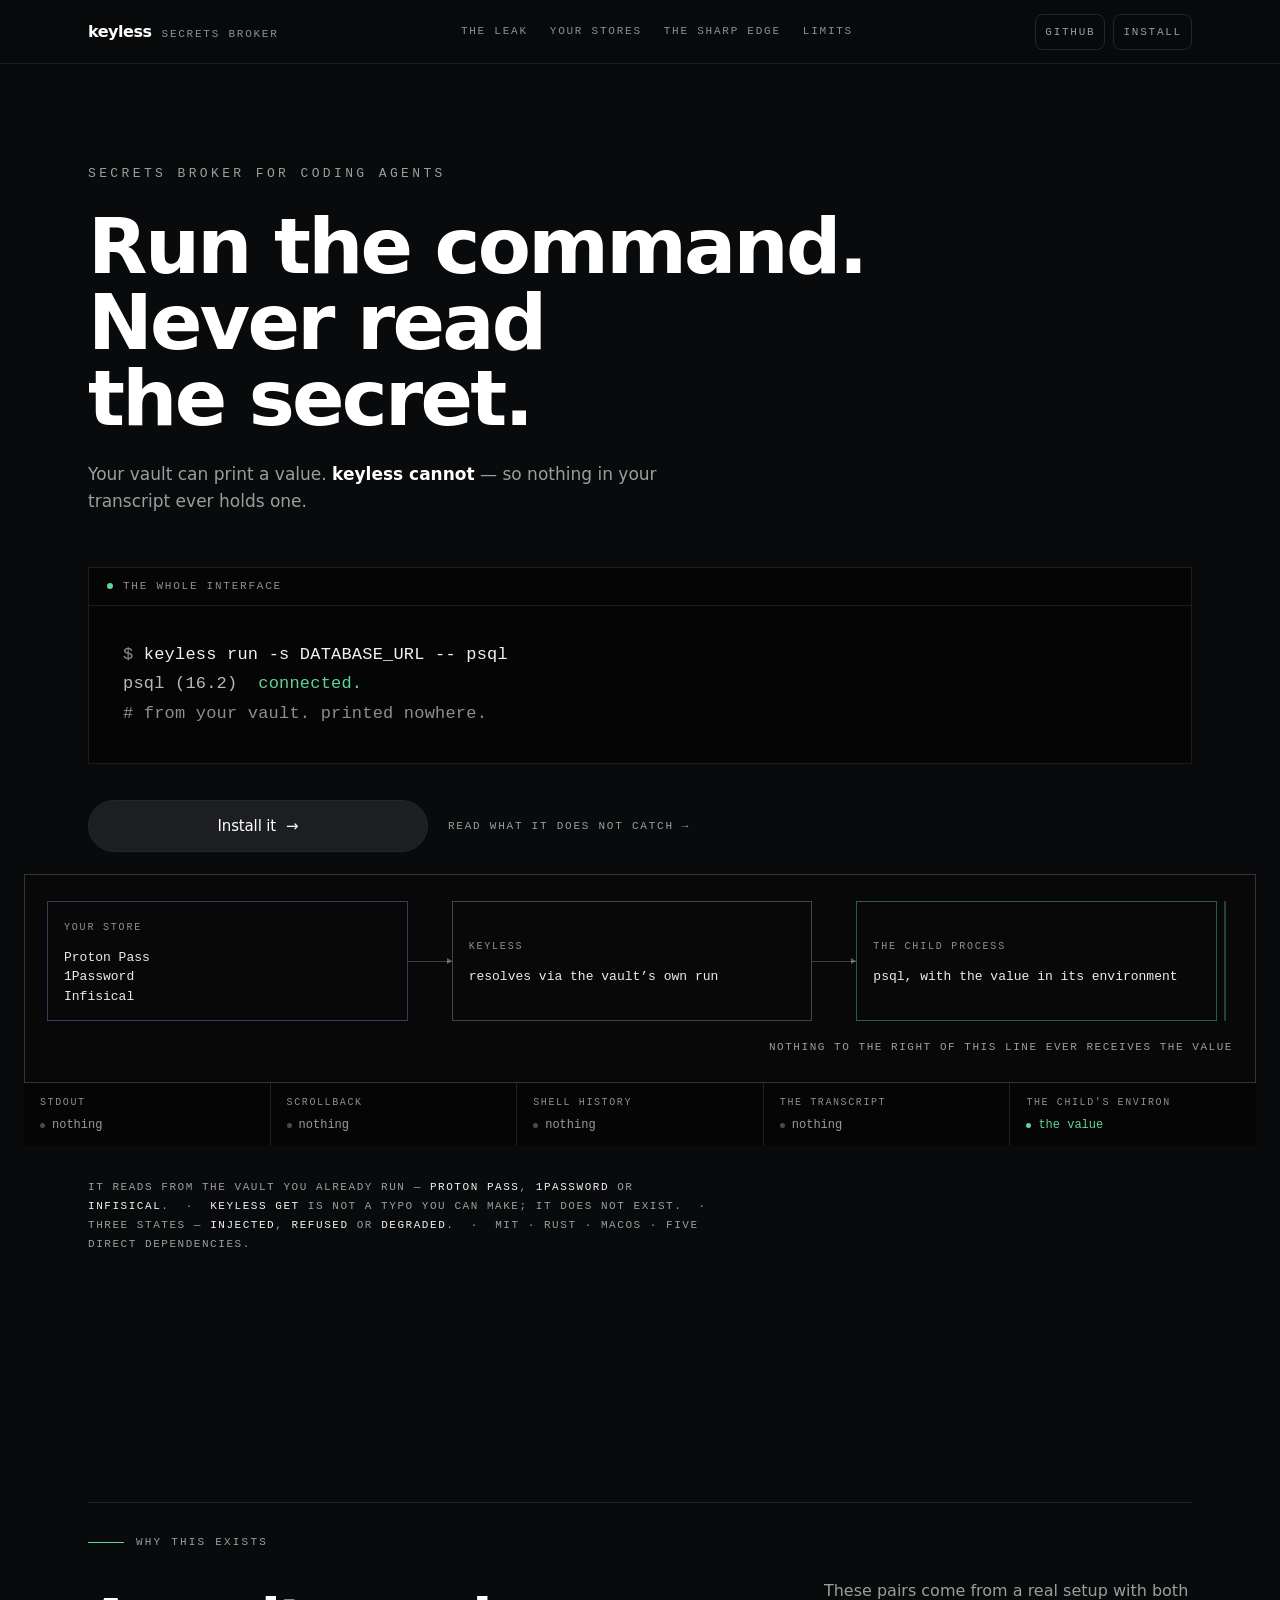
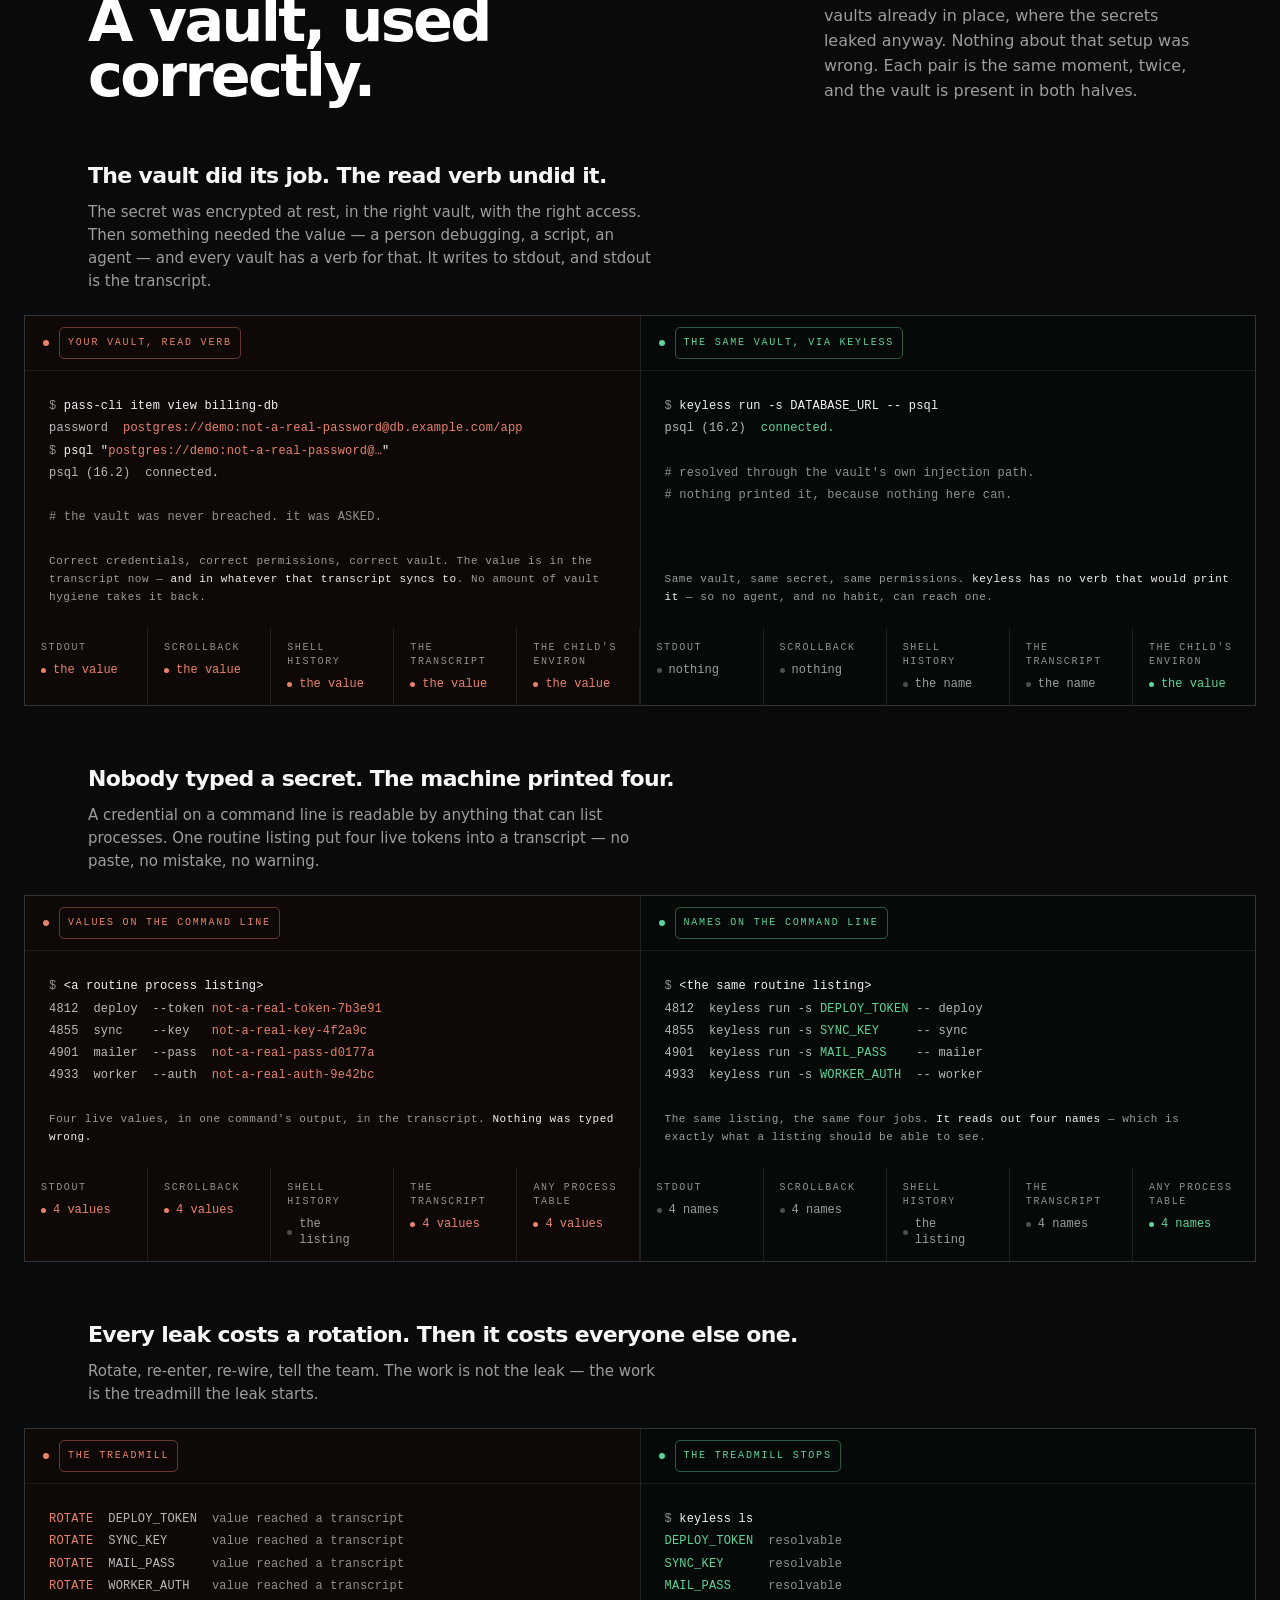
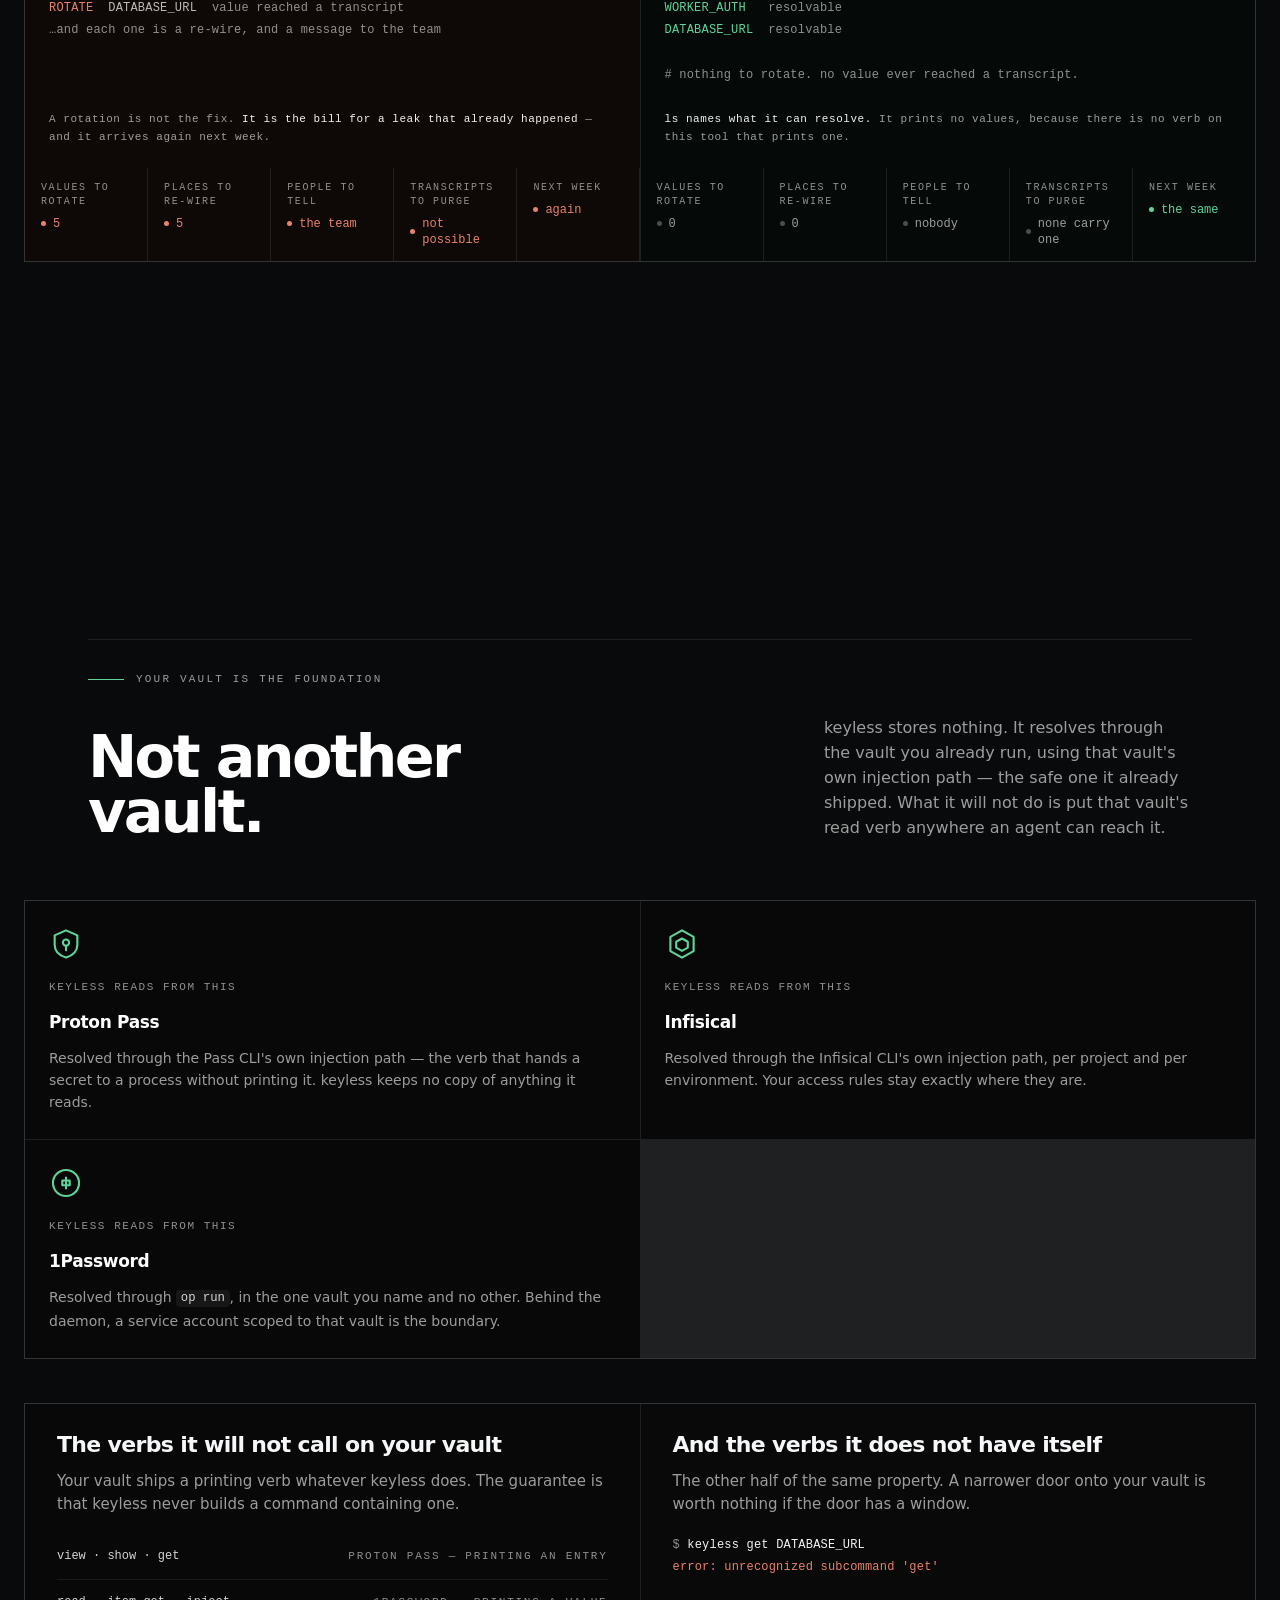
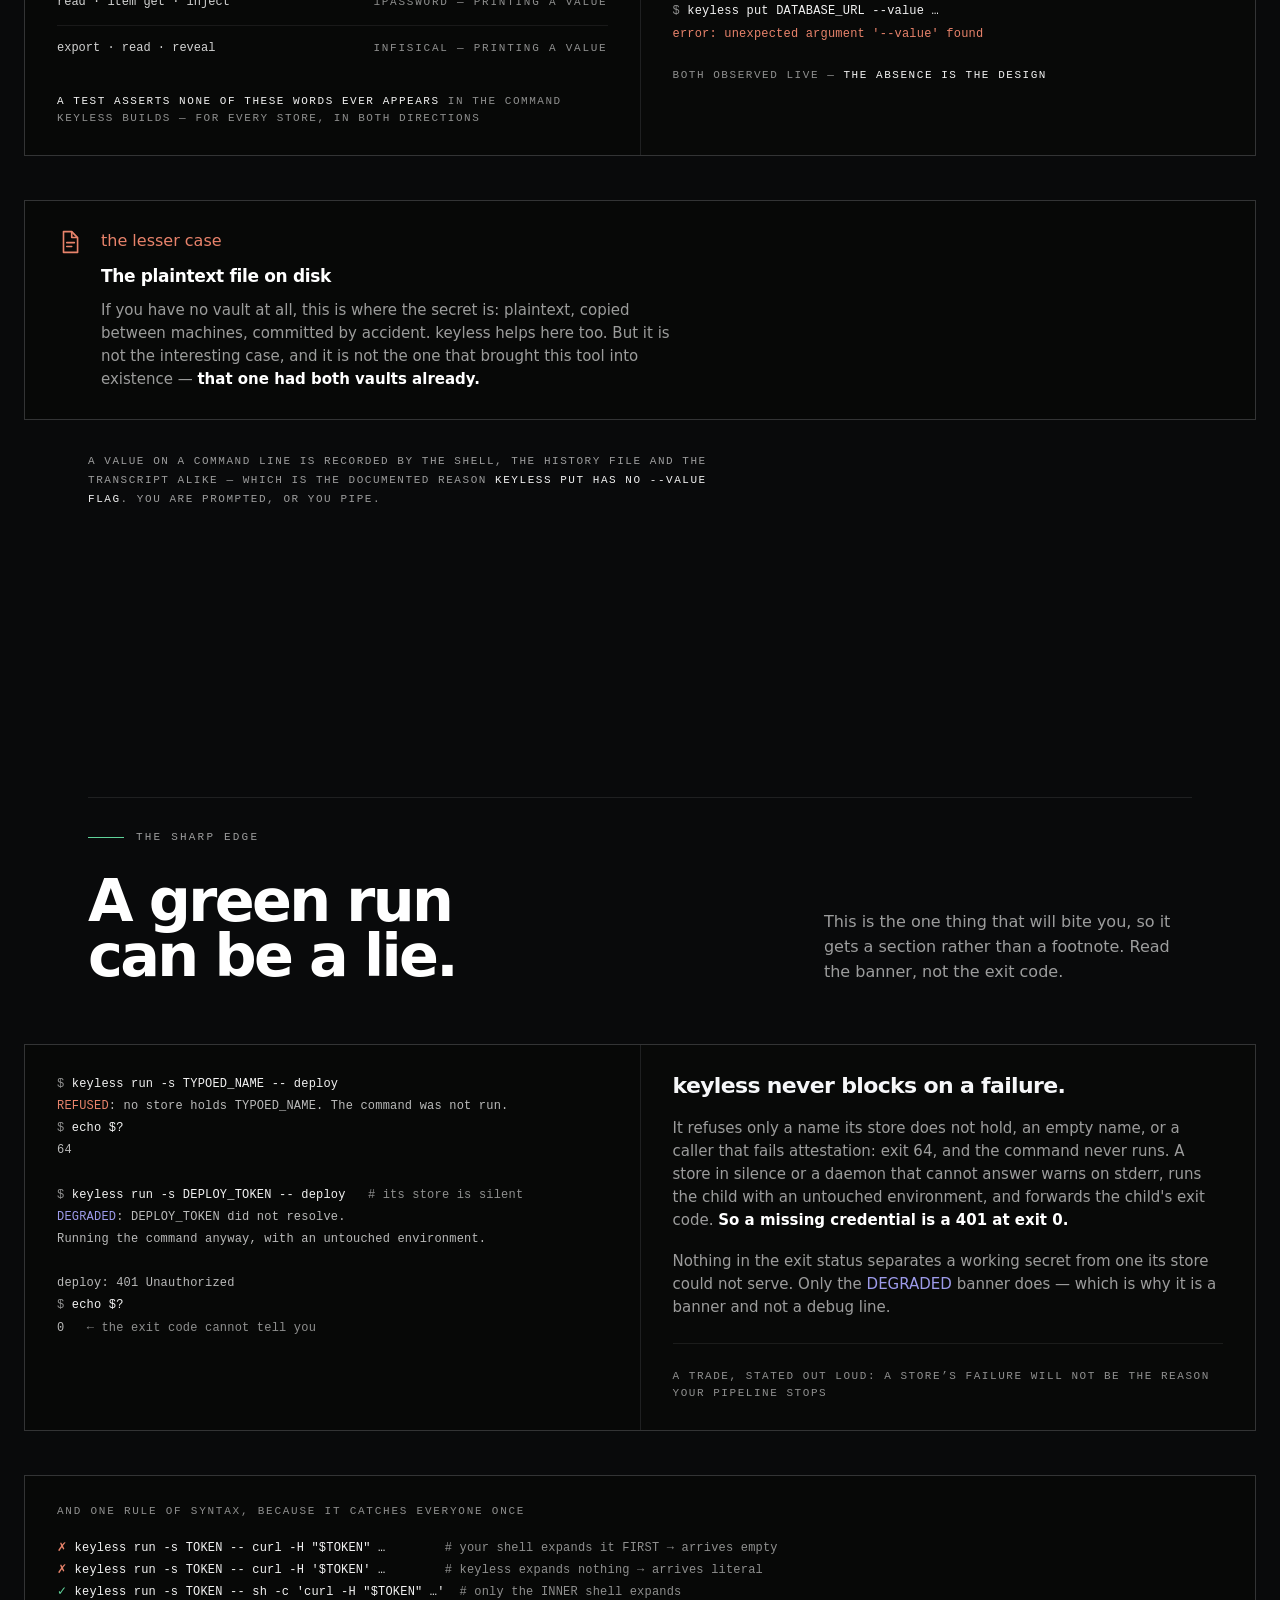
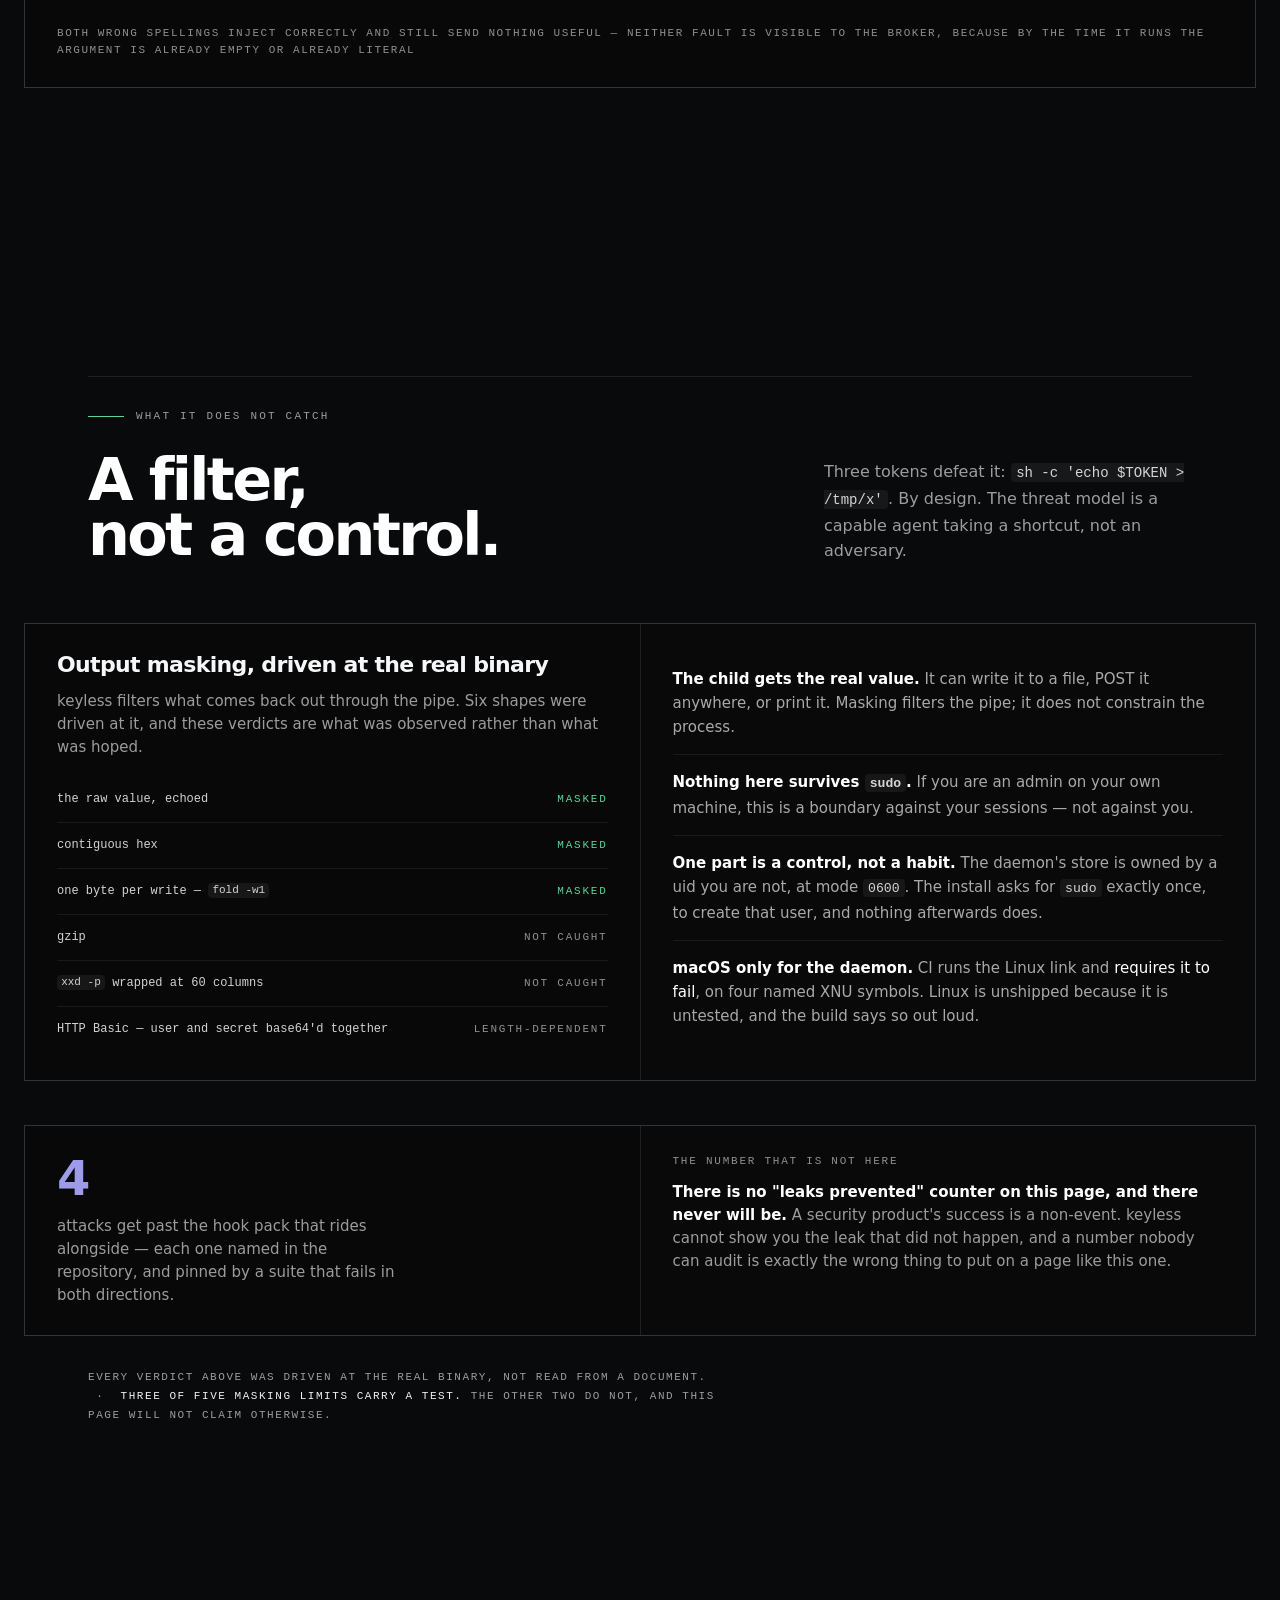
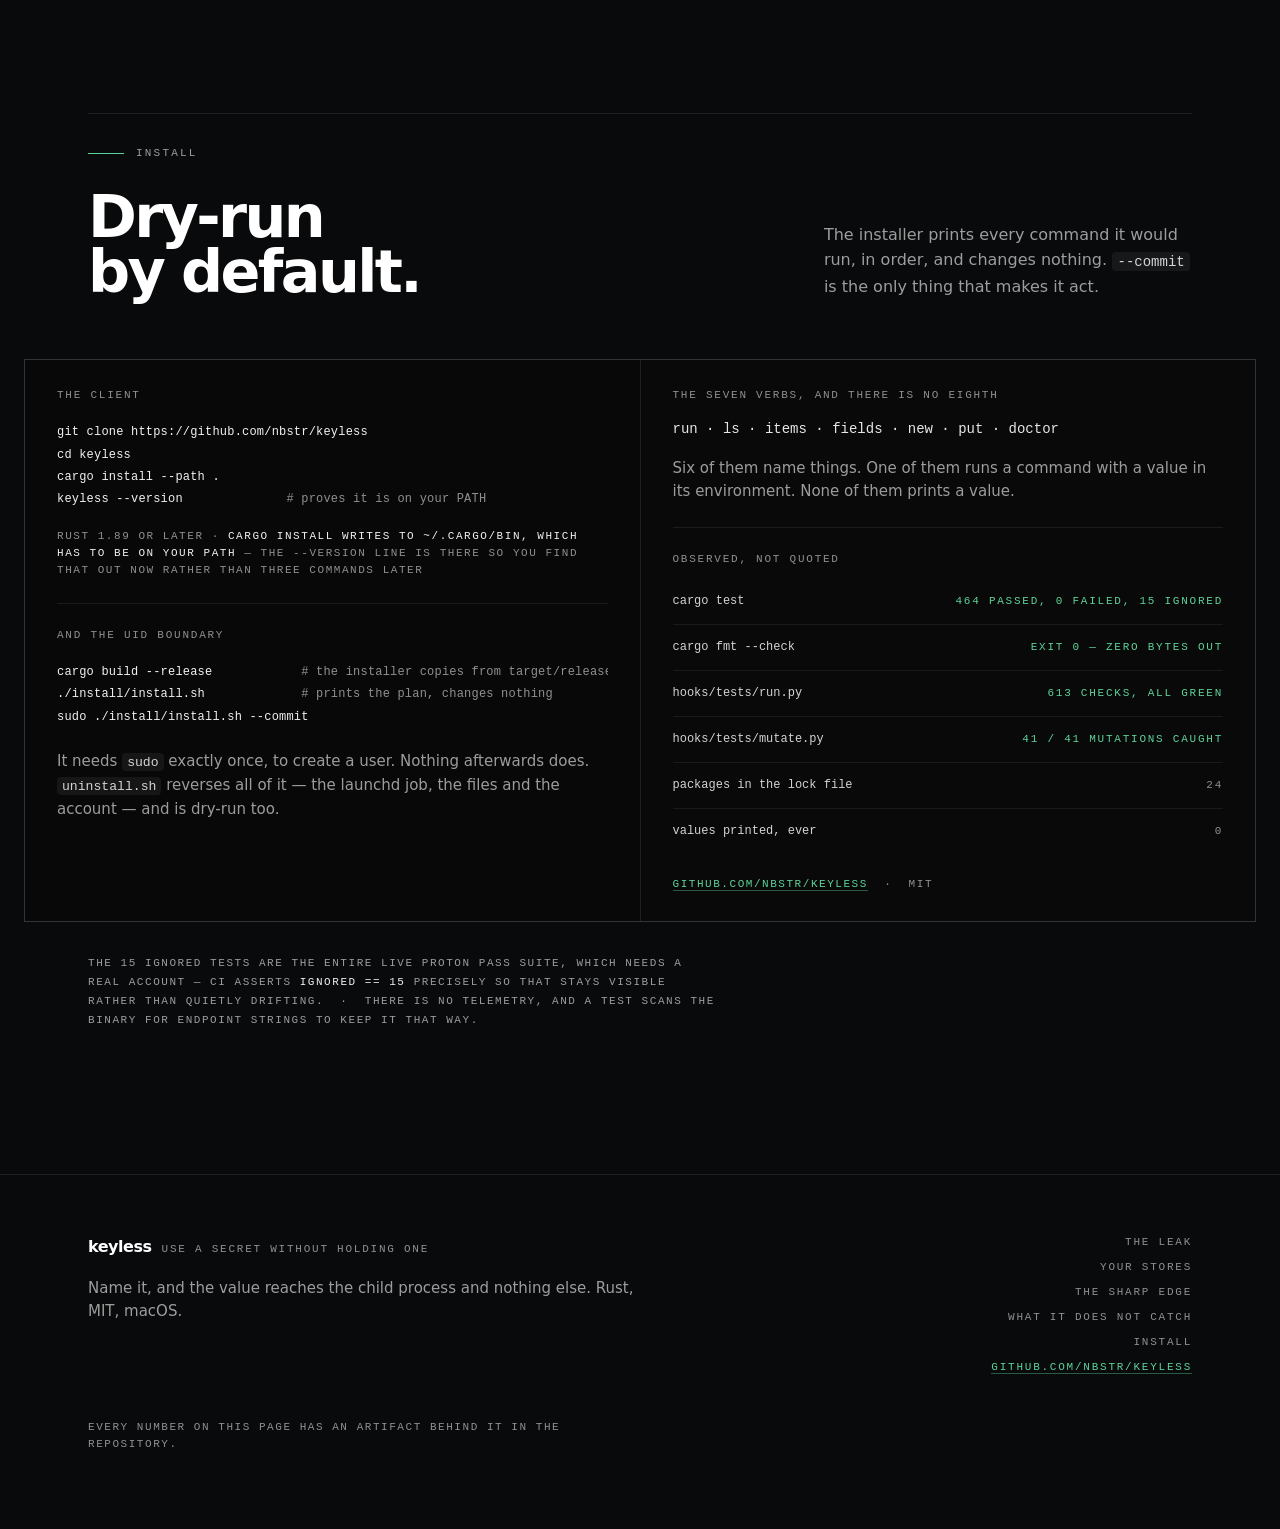
<file: site/index.html>
<!doctype html>
<html lang="en">
<head>
<meta charset="utf-8">
<meta name="viewport" content="width=device-width, initial-scale=1">
<title>keyless — run the command, never read the secret</title>
<meta name="description" content="Your vault can print a value. keyless cannot, so nothing in your transcript ever holds one. A secrets broker for AI coding agents, reading from Proton Pass, 1Password and Infisical.">
<link rel="canonical" href="https://keyless.hackistan.org/">
<!-- Inline favicon. The page ships as ONE file with no external requests, so the
     icon is a data URI rather than a /favicon.ico the host would have to serve.
     This is the only reason data: appears in the CSP's img-src. -->
<link rel="icon" href="[data-uri]">
<meta name="theme-color" content="#090A0B">
<!-- Open Graph. There is deliberately no og:image: every candidate was a
     rendering of a terminal, and this page does not publish a screenshot of a
     real machine. A missing image is better than a leaking one. -->
<meta property="og:type" content="website">
<meta property="og:site_name" content="keyless">
<meta property="og:url" content="https://keyless.hackistan.org/">
<meta property="og:title" content="keyless — run the command, never read the secret">
<meta property="og:description" content="Your vault can print a value. keyless cannot, so nothing in your transcript ever holds one. A secrets broker for AI coding agents, reading from Proton Pass, 1Password and Infisical.">
<meta name="twitter:card" content="summary">
<meta name="twitter:title" content="keyless — run the command, never read the secret">
<meta name="twitter:description" content="Your vault can print a value. keyless cannot, so nothing in your transcript ever holds one. A secrets broker for AI coding agents, reading from Proton Pass, 1Password and Infisical.">
<style>
/* ------------------------------------------------------------------ reset */
*,*::before,*::after{box-sizing:border-box}
html,body,h1,h2,h3,h4,p,ul,ol,li,figure,pre,table{margin:0;padding:0}
ul,ol{list-style:none}
button{font:inherit;color:inherit;background:none;border:0;cursor:pointer}
a{color:inherit;text-decoration:none}
img,svg{display:block;max-width:100%}

/* -------------------------------------------------------------- variables */
:root{
  --bg:#090A0B;
  --well:#050505;
  --cell-a:#070807;
  --cell-b:#080908;
  --text:#F6F7F9;
  --hair:#23262A;
  --panel:rgba(255,255,255,.09);
  /* The two semantic states, and the third that is neither.
     Measured against --well #050505: green 10.94:1, coral 7.66:1,
     violet 8.06:1. The coral is deliberately desaturated — an alarm red would
     fight the green for the eye, and the page needs both readable in one row. */
  --green:#5FD39A;
  --leak:#E8836B;
  --violet:#9D9BEA;
  /* The before/after asymmetry is carried by the GROUND, not only by the text,
     so a reader knows which column is which before reading a word. */
  --ground-leak:#0E0806;
  --ground-safe:#050A08;
  --btn:#1C1E21;
  --code-bg:rgba(255,255,255,.06);
  --sans:ui-sans-serif,system-ui,-apple-system,"Segoe UI",Roboto,sans-serif;
  --mono:ui-monospace,SFMono-Regular,Menlo,Monaco,"Liberation Mono",monospace;
  --ease-reveal:cubic-bezier(.16,1,.3,1);
  --ease-hover:cubic-bezier(.4,0,.2,1);
  --ease-out:cubic-bezier(0,0,.2,1);
}

/* ------------------------------------------------------------------- base */
body{
  background:var(--bg);
  color:var(--text);
  font-family:var(--sans);
  font-size:16px;
  line-height:24px;
  -webkit-font-smoothing:antialiased;
  text-rendering:optimizeLegibility;
}
::selection{background:rgba(95,211,154,.22)}
:focus-visible{outline:2px solid var(--green);outline-offset:3px;border-radius:3px}

/* ------------------------------------------------------------ type system */
h1{
  font-size:clamp(2.5rem,min(7.2vw,8.6vh),5.4rem);
  font-weight:600;line-height:.98;letter-spacing:-.035em;color:#fff;
  text-wrap:balance;
}
h2{
  font-size:clamp(2.2rem,4.6vw,3.9rem);
  font-weight:600;line-height:.94;letter-spacing:-.045em;color:#fff;
  text-wrap:balance;
}
h3{font-size:22px;font-weight:600;line-height:1.18;letter-spacing:-.03em;color:var(--text);text-wrap:balance}
h4{font-size:17px;font-weight:600;line-height:1.3;letter-spacing:-.02em;color:#fff}
/* The dimming system is alpha steps of white and the FLOOR is .55.
   Composited over the darkest surface on the page (--well #050505) that is
   6.22:1, which clears WCAG AA at every text size used here. Hierarchy at the
   quiet end is carried by SIZE, TRACKING and CASE, never by dimming further —
   a limit nobody can read is not published. */
.dim{color:rgba(255,255,255,.55)}
.mono{font-family:var(--mono)}
.lbl{
  font-family:var(--mono);font-size:11px;line-height:15px;font-weight:500;
  letter-spacing:.16em;text-transform:uppercase;color:rgba(255,255,255,.55);
}
.micro{
  font-family:var(--mono);font-size:11px;line-height:17px;letter-spacing:.14em;
  text-transform:uppercase;color:rgba(255,255,255,.55);
}
.micro b,.lbl b{font-weight:500;color:rgba(255,255,255,.95)}
.deck{font-size:16px;line-height:25px;color:rgba(255,255,255,.6);max-width:64ch}
.deck-s{font-size:15px;line-height:23px;color:rgba(255,255,255,.6);max-width:60ch}
.deck b,.deck-s b{color:#fff;font-weight:600}
code{
  font-family:var(--mono);font-size:max(11px,.875em);
  background:var(--code-bg);border-radius:4px;padding:.12em .38em;
  color:rgba(255,255,255,.82);
}
.g{color:var(--green)}
.r{color:var(--leak)}
.v{color:var(--violet)}

/* ----------------------------------------------------------------- layout */
.col{max-width:1152px;margin:0 auto;padding:0 24px}
/* Full-bleed escape. --sbw is the scrollbar width, measured in JS: 100vw
   INCLUDES the scrollbar, so without subtracting it every slab is wider than
   the visible area and the whole document scrolls sideways. */
.slab{
  position:relative;left:50%;
  width:calc(100vw - var(--sbw,0px) - 3rem);
  max-width:90rem;
  transform:translateX(-50%);
}
@media(max-width:640px){.slab{width:calc(100vw - var(--sbw,0px) - 2rem)}}
.slab-gap{margin-top:44px}
section.band{padding:104px 0}
@media(min-width:640px){section.band{padding:144px 0}}
.rule{border-top:1px solid var(--panel);padding-top:24px;margin-bottom:44px}
@media(min-width:640px){.rule{padding-top:32px;margin-bottom:60px}}
.eyebrow{display:flex;align-items:center;gap:12px}
.eyebrow .dash{width:36px;height:1px;background:var(--green);flex:none}
.eyebrow-txt{
  font-family:var(--mono);font-size:11px;line-height:15px;letter-spacing:.20em;
  text-transform:uppercase;color:rgba(255,255,255,.6);
}
.head{
  display:grid;grid-template-columns:minmax(0,1fr) minmax(260px,.52fr);
  align-items:end;gap:28px;margin-top:28px;
}
@media(max-width:900px){.head{grid-template-columns:1fr;align-items:start;gap:18px}}
.caveat{
  margin-top:32px;font-family:var(--mono);font-size:11px;line-height:19px;
  letter-spacing:.14em;text-transform:uppercase;color:rgba(255,255,255,.6);
  /* `ch` ignores letter-spacing, so 76ch of this face renders about 60 visible
     characters and orphans a narrow column on a wide screen. Measured, not
     guessed at. */
  max-width:96ch;
}
.caveat b{font-weight:500;color:rgba(255,255,255,.95)}

/* the hairline grid: the wrapper's background IS every divider */
.grid{display:grid;gap:1px;background:var(--panel);border:1px solid var(--panel)}
.grid > *{background:var(--cell-a);min-width:0}
.grid > *:nth-child(even){background:var(--cell-b)}
/* Column counts live in classes, never inline: an inline grid-template-columns
   cannot be overridden by a media query, so a slab set inline stays
   multi-column at 390px and clips its own cells. */
.g1{grid-template-columns:minmax(0,1fr)}
.g2{grid-template-columns:repeat(2,minmax(0,1fr))}
@media(max-width:1024px){.g2{grid-template-columns:minmax(0,1fr)}}
.pad{padding:24px}
@media(min-width:640px){.pad{padding:28px 32px}}
.stack{display:flex;flex-direction:column;gap:14px}
.hr{border-top:1px solid rgba(255,255,255,.08);margin:24px 0}
.gap-s{margin-top:12px}
.gap-m{margin-top:18px}
.gap-l{margin-top:22px}

/* ------------------------------------------------------------------- nav */
nav{
  position:fixed;top:0;left:0;right:0;height:64px;z-index:50;
  background:rgba(9,10,11,.86);backdrop-filter:blur(12px);
  -webkit-backdrop-filter:blur(12px);
  border-bottom:1px solid rgba(255,255,255,.08);
}
nav .inner{
  max-width:1152px;margin:0 auto;padding:0 24px;height:100%;
  display:flex;align-items:center;justify-content:space-between;gap:24px;
}
.wordmark{display:flex;align-items:baseline;gap:10px;flex:none}
.wordmark .name{font-size:16px;font-weight:600;letter-spacing:-.03em;color:#fff}
.wordmark .tail{letter-spacing:.16em}
nav ul{display:flex;align-items:center;gap:22px;min-width:0}
nav ul li{flex:none;white-space:nowrap}
nav .actions{display:flex;align-items:center;gap:8px;flex:none}
nav a.navlink{transition:color .15s var(--ease-hover)}
nav a.navlink:hover{color:rgba(255,255,255,.92)}
.chip{
  font-family:var(--mono);font-size:11px;letter-spacing:.16em;text-transform:uppercase;
  color:rgba(255,255,255,.6);border:1px solid var(--hair);border-radius:8px;
  padding:5px 9px;white-space:nowrap;
  transition:color .15s var(--ease-hover),border-color .15s var(--ease-hover);
}
a.chip:hover{color:rgba(255,255,255,.9);border-color:rgba(255,255,255,.26)}
/* Below 880px the section links scroll sideways INSIDE the bar rather than
   disappearing. No JS, so it cannot break with scripting off; min-width:0 keeps
   the overflow in this box and off the document. */
@media(max-width:880px){
  nav .inner{gap:14px}
  .wordmark .tail{display:none}
  nav ul{
    gap:18px;flex:1 1 auto;overflow-x:auto;overflow-y:hidden;
    -webkit-overflow-scrolling:touch;scrollbar-width:none;
    -webkit-mask-image:linear-gradient(to right,#000 calc(100% - 24px),transparent);
    mask-image:linear-gradient(to right,#000 calc(100% - 24px),transparent);
  }
  nav ul::-webkit-scrollbar{display:none}
}

/* ------------------------------------------------------------------ hero */
header.hero{padding:126px 0 88px}
@media(min-width:640px){header.hero{padding:164px 0 104px}}
.hero-eyebrow{
  font-family:var(--mono);font-size:13px;line-height:19px;font-weight:500;
  letter-spacing:.26em;text-transform:uppercase;color:rgba(255,255,255,.6);
}
/* Both headline lines sit at full contrast. The old two-tone treatment dimmed
   the second line, and here the two lines ARE the contrast — "run" against
   "never read" — so fading either half argues against the sentence. Every h2 on
   the page is single-tone for the same reason. */
.hero h1{margin-top:26px;max-width:17ch}
/* `text-wrap:pretty` is the widow guard, not `balance`: these two blocks run to
   three lines at 390 and it is the LAST line that strands a word there. */
.hero .sub{
  margin-top:24px;max-width:56ch;font-size:17px;line-height:27px;
  color:rgba(255,255,255,.6);text-wrap:pretty;
}
.hero .sub b{color:#fff;font-weight:600}
.hero-cmd-wrap{margin-top:52px}
.cta-row{margin-top:36px;display:flex;flex-wrap:wrap;align-items:center;gap:20px}
.cta{
  display:inline-flex;align-items:center;justify-content:center;gap:10px;
  height:52px;width:340px;max-width:100%;border-radius:9999px;
  background:var(--btn);border:1px solid var(--hair);color:#fff;
  font-size:15px;font-weight:500;letter-spacing:-.01em;
  transition:background .15s var(--ease-hover),border-color .15s var(--ease-hover);
}
.cta:hover{background:#24272B;border-color:rgba(255,255,255,.22)}
.cta .arw,.cta-alt .arw{transition:transform .2s var(--ease-out)}
.cta:hover .arw,.cta-alt:hover .arw{transform:translateX(4px)}
@media(max-width:640px){.cta{width:100%}}
.cta-alt{
  display:inline-flex;align-items:center;gap:8px;
  font-family:var(--mono);font-size:11px;letter-spacing:.16em;text-transform:uppercase;
  color:rgba(255,255,255,.6);transition:color .15s var(--ease-hover);
}
.cta-alt:hover{color:rgba(255,255,255,.9)}
.linkline{color:var(--green);border-bottom:1px solid rgba(95,211,154,.4)}

/* ------------------------------------------------------------- terminals */
.term{background:var(--well);border:1px solid var(--panel)}
.termbar{
  display:flex;align-items:center;gap:10px;padding:11px 18px;
  border-bottom:1px solid var(--panel);flex-wrap:wrap;
}
.pip{width:6px;height:6px;border-radius:50%;background:var(--green);flex:none}
.pip.leak{background:var(--leak)}
.scroll-x{overflow-x:auto}
.term-body{padding:20px 18px;overflow-x:auto}
@media(min-width:640px){.term-body{padding:24px}}
pre{
  font-family:var(--mono);font-size:12px;line-height:1.85;letter-spacing:.2px;
  background:transparent;color:rgba(255,255,255,.72);white-space:pre;
}
pre .c{color:rgba(255,255,255,.55)}   /* comments and prompts */
pre .k{color:rgba(255,255,255,.95)}   /* what you typed */
pre .o{color:rgba(255,255,255,.72)}   /* what came back */
pre .g{color:var(--green)}
pre .r{color:var(--leak)}
pre .v{color:var(--violet)}
/* The hero command is the single most important line on the page, so it is set
   larger than every other terminal and nothing shares its box. */
.hero-cmd .term-body{padding:26px 20px}
@media(min-width:640px){.hero-cmd .term-body{padding:34px}}
.hero-cmd pre{font-size:clamp(11.5px,1.95vw,17px);line-height:1.75}

/* ---------------------------------------------------------- the pipeline */
/* Motion that teaches: one pulse leaves the store, passes through keyless into
   the child process, and stops dead at the wall. The surfaces below never
   light. That is the whole product, in four seconds, without a sentence. */
.pipe{
  display:grid;align-items:stretch;
  grid-template-columns:minmax(0,1fr) 44px minmax(0,1fr) 44px minmax(0,1fr) 16px;
  padding:26px 22px;
}
@media(max-width:860px){.pipe{grid-template-columns:minmax(0,1fr);padding:22px}}
.stage{
  border:1px solid rgba(255,255,255,.14);padding:14px 16px;
  display:flex;flex-direction:column;justify-content:center;gap:8px;min-height:94px;
}
.stage .st-l{font-family:var(--mono);font-size:10px;letter-spacing:.18em;text-transform:uppercase;color:rgba(255,255,255,.55)}
.stage .st-v{font-family:var(--mono);font-size:13px;line-height:1.5;color:rgba(255,255,255,.92);overflow-wrap:anywhere}
.stage.is-store{border-color:rgba(157,155,234,.35)}
.stage.is-broker{border-color:rgba(255,255,255,.24)}
.stage.is-child{border-color:rgba(95,211,154,.42)}
.wire{position:relative;display:flex;align-items:center;justify-content:center}
.wire::before{content:"";position:absolute;left:0;right:0;top:50%;height:1px;background:rgba(255,255,255,.22)}
/* The arrowhead carries DIRECTION when the pulse is elsewhere in its cycle —
   and it is the only thing that does when motion is off entirely. */
.wire::after{
  content:"";position:absolute;right:0;top:50%;margin-top:-3px;width:0;height:0;
  border-left:5px solid rgba(255,255,255,.34);
  border-top:3px solid transparent;border-bottom:3px solid transparent;
}
.dot{
  position:absolute;top:50%;left:0;width:7px;height:7px;border-radius:50%;
  background:var(--green);margin-top:-3.5px;opacity:0;
  box-shadow:0 0 0 3px rgba(95,211,154,.14);
}
.js .dot{animation:travel 4s var(--ease-hover) infinite}
.js .wire.w2 .dot{animation-delay:.7s}
@keyframes travel{
  0%{left:0;opacity:0}
  8%{opacity:1}
  50%{left:calc(100% - 7px);opacity:1}
  70%{left:calc(100% - 7px);opacity:1}
  80%{opacity:0}
  100%{left:0;opacity:0}
}
/* The wall. Nothing crosses it, so it is the only thing on this page that
   flashes — and it flashes on ARRIVAL, not on a timer of its own. */
.wall{position:relative;display:flex;align-items:stretch;justify-content:center}
.wall i{display:block;width:2px;background:var(--green);opacity:.3;border-radius:2px}
/* An unlabelled green line is a mystery, not a diagram. This says what it is. */
.pipe-cap{grid-column:1/-1;margin-top:18px;display:flex;justify-content:flex-end}
.pipe-cap span{color:rgba(255,255,255,.6);text-align:right}
@media(max-width:860px){.pipe-cap{justify-content:flex-start;margin-top:14px}.pipe-cap span{text-align:left}}
.js .wall i{animation:wallhit 4s var(--ease-hover) infinite}
@keyframes wallhit{
  0%,44%{opacity:.3;box-shadow:none}
  52%{opacity:1;box-shadow:0 0 14px 2px rgba(95,211,154,.45)}
  74%,100%{opacity:.3;box-shadow:none}
}
@media(max-width:860px){
  .wire{height:30px}
  .wire::before{left:50%;right:auto;top:0;bottom:0;height:auto;width:1px}
  .dot{left:50%;top:0;margin-top:0;margin-left:-3.5px}
  .js .dot{animation-name:travel-v}
  .wall{height:18px}
  .wall i{width:100%;height:2px;align-self:center}
  .wire::after{
    right:50%;margin-right:-3px;top:auto;bottom:0;margin-top:0;
    border-left:3px solid transparent;border-right:3px solid transparent;
    border-top:5px solid rgba(255,255,255,.34);border-bottom:0;
  }
}
@keyframes travel-v{
  0%{top:0;opacity:0}
  8%{opacity:1}
  50%{top:calc(100% - 7px);opacity:1}
  70%{top:calc(100% - 7px);opacity:1}
  80%{opacity:0}
  100%{top:0;opacity:0}
}

/* ------------------------------------------------------- the leak ledger */
/* The page's recurring device. The same five surfaces every time, so a reader
   learns the row once and then reads every later instance at a glance. */
.ledger{display:grid;grid-template-columns:repeat(5,minmax(0,1fr));gap:1px;background:var(--panel)}
/* Five cells in two columns leaves an empty sixth slot, which reads as a
   missing surface rather than as padding. The last one spans the row instead.
   At one column `1 / -1` is simply that column, so this needs no second guard. */
@media(max-width:900px){
  .ledger{grid-template-columns:repeat(2,minmax(0,1fr))}
  .ledger > div:last-child{grid-column:1 / -1}
}
@media(max-width:430px){.ledger{grid-template-columns:minmax(0,1fr)}}
.ledger > div{background:var(--well);padding:13px 16px;min-width:0}
.ledger .ln{
  font-family:var(--mono);font-size:10px;line-height:14px;letter-spacing:.16em;
  text-transform:uppercase;color:rgba(255,255,255,.55);display:block;
}
.ledger .lv{
  display:flex;align-items:center;gap:7px;margin-top:7px;
  font-family:var(--mono);font-size:12px;line-height:16px;color:rgba(255,255,255,.6);
  overflow-wrap:anywhere;
}
.ledger .lv::before{content:"";width:5px;height:5px;border-radius:50%;background:rgba(255,255,255,.28);flex:none}
.ledger .leak .lv{color:var(--leak)}
.ledger .leak .lv::before{background:var(--leak)}
.ledger .held .lv{color:var(--green)}
.ledger .held .lv::before{background:var(--green)}
/* Inside a before/after column the ledger sits on that column's own ground, so
   the two halves never read as the same surface. */
.side-leak .ledger > div{background:var(--ground-leak)}
.side-safe .ledger > div{background:var(--ground-safe)}

/* ------------------------------------------------------ before/after pair */
.pair + .pair{margin-top:60px}
.pair-head{margin-bottom:22px;max-width:70ch}
.duo{display:grid;grid-template-columns:repeat(2,minmax(0,1fr));gap:1px;background:var(--panel);border:1px solid var(--panel)}
@media(max-width:1024px){.duo{grid-template-columns:minmax(0,1fr)}}
.side{min-width:0;display:flex;flex-direction:column}
.side-leak{background:var(--ground-leak)}
.side-safe{background:var(--ground-safe)}
.side .term{background:transparent;border:0;flex:1}
.side .termbar{border-bottom:1px solid rgba(255,255,255,.08)}
.tag{
  font-family:var(--mono);font-size:10px;letter-spacing:.18em;text-transform:uppercase;
  padding:3px 8px;border-radius:5px;border:1px solid;white-space:nowrap;
}
.tag-leak{color:var(--leak);border-color:rgba(232,131,107,.4)}
.tag-safe{color:var(--green);border-color:rgba(95,211,154,.4)}
.side-note{
  padding:0 18px 18px;font-family:var(--mono);font-size:11px;line-height:18px;
  letter-spacing:.05em;color:rgba(255,255,255,.6);
}
@media(min-width:640px){.side-note{padding:0 24px 22px}}
.side-note b{font-weight:500;color:rgba(255,255,255,.95)}

/* --------------------------------------------------------- store sources */
/* Two cards, not three. The plaintext file used to sit in this same grid beside
   the two vaults, which read at a glance as "these are the three things keyless
   replaces" — exactly backwards. The vaults are what keyless reads FROM. The
   lesser case now lives in its own strip, below, visibly not part of this set. */
.srcs{display:grid;grid-template-columns:repeat(2,minmax(0,1fr));gap:1px;background:var(--panel);border:1px solid var(--panel)}
@media(max-width:800px){.srcs{grid-template-columns:minmax(0,1fr)}}
.src{background:var(--cell-a);padding:26px 24px;display:flex;flex-direction:column;gap:14px;min-width:0}
.src.is-past{background:var(--ground-leak)}
/* The demoted case: a horizontal strip, half the visual weight of a source card. */
.lesser{display:flex;align-items:flex-start;gap:18px;flex-wrap:wrap}
.lesser .mark{width:26px;height:26px;color:var(--leak)}
.lesser div{min-width:0;flex:1 1 320px}
/* The three marks share one 24-unit grid, one 1.5 stroke and one join style, so
   they read as a set rather than three logos pasted next to each other. */
.mark{width:34px;height:34px;color:var(--green);flex:none}
.src.is-past .mark{color:var(--leak)}
.src .src-k{
  font-family:var(--mono);font-size:11px;letter-spacing:.14em;text-transform:uppercase;
  color:rgba(255,255,255,.55);
}
.src.is-past .src-k{color:var(--leak)}
.src p{font-size:14px;line-height:22px;color:rgba(255,255,255,.6)}

/* ----------------------------------------------------------- misc blocks */
.rows li{
  display:grid;grid-template-columns:minmax(0,1fr) auto;gap:16px;align-items:baseline;
  padding:13px 0;
}
.rows li + li{border-top:1px solid rgba(255,255,255,.07)}
.rows .k{font-family:var(--mono);font-size:12px;line-height:19px;color:rgba(255,255,255,.82)}
.rows li > *{min-width:0;overflow-wrap:anywhere}
@media(max-width:640px){
  .rows li{grid-template-columns:minmax(0,1fr);gap:5px}
  .rows li .lbl{text-align:left}
}
.notes li{padding:15px 0;color:rgba(255,255,255,.65);font-size:15px;line-height:24px}
.notes li + li{border-top:1px solid rgba(255,255,255,.07)}
.notes b{color:#fff;font-weight:600}
.notes em{font-style:normal;color:#fff}
.stat .n{font-size:clamp(1.9rem,4vw,3rem);font-weight:600;letter-spacing:-.04em;line-height:1;color:#fff}
.stat .l{margin-top:13px;max-width:36ch}
.verbs{font-family:var(--mono);font-size:14px;color:rgba(255,255,255,.9);line-height:2.1}

/* ----------------------------------------------------------------- footer */
footer{border-top:1px solid var(--panel);padding:60px 0 76px}
footer .cols{display:grid;grid-template-columns:minmax(0,1fr) auto;gap:32px;align-items:start}
@media(max-width:640px){footer .cols{grid-template-columns:1fr}}
footer ul{display:grid;gap:10px;text-align:right}
@media(max-width:640px){footer ul{text-align:left}}

/* ----------------------------------------------------------------- motion */
/* Gated on .js: without scripting the reveal never resolves, and an ungated
   rule would leave the whole page at opacity 0 — blank, with no way back. */
.js .reveal{opacity:0;transform:translateY(14px);
  transition:opacity .5s var(--ease-reveal),transform .5s var(--ease-reveal)}
.js .reveal.in{opacity:1;transform:none}
/* a .slab is centred BY a transform, so a reveal on the same element must carry
   that centring through both states or the panel jumps off-axis */
.js .slab.reveal{transform:translateX(-50%) translateY(14px)}
.js .slab.reveal.in{transform:translateX(-50%)}
.cascade{opacity:0;transform:translateY(14px);animation:cascade .5s var(--ease-reveal) forwards}
@keyframes cascade{to{opacity:1;transform:none}}
/* A .slab is centred BY a transform, so an animation on the same element has to
   carry that centring through EVERY keyframe. `transform:none` does not mean
   "leave the other transform alone" — it wipes translateX(-50%), and the panel
   lands half a viewport to the right, dragging the whole document's scrollWidth
   with it. Measured: at 1440 the page scrolled to 2112px. The .reveal twin
   below has always handled this; .cascade needs its own keyframes for the same
   reason, not a shared one. */
.slab.cascade{transform:translateX(-50%) translateY(14px);animation-name:cascade-slab}
@keyframes cascade-slab{to{opacity:1;transform:translateX(-50%)}}
.d1{animation-delay:40ms}.d2{animation-delay:100ms}.d3{animation-delay:170ms}
.d4{animation-delay:250ms}.d5{animation-delay:340ms}.d6{animation-delay:440ms}
@media(prefers-reduced-motion:reduce){
  *,*::before,*::after{
    animation-duration:.001ms!important;animation-iteration-count:1!important;
    transition-duration:.001ms!important;scroll-behavior:auto!important}
  .js .reveal{opacity:1;transform:none}
  .js .slab.reveal,.js .slab.reveal.in{transform:translateX(-50%)}
  .cascade{opacity:1;transform:none;animation:none}
  .slab.cascade{transform:translateX(-50%)}
  /* The pulse parks AT the wall rather than hiding: the end state is the thing
     the diagram teaches, so stillness must still show it. */
  .js .dot{animation:none;opacity:1;left:calc(100% - 7px)}
  .js .wall i{animation:none;opacity:1}
}
html{scroll-behavior:smooth}
@media(prefers-reduced-motion:reduce){html{scroll-behavior:auto}}
</style>
</head>
<body>
<script>document.documentElement.className += " js";</script>

<nav>
  <div class="inner">
    <div class="wordmark">
      <span class="name">keyless</span>
      <span class="lbl tail">secrets broker</span>
    </div>
    <ul class="lbl">
      <li><a class="navlink" href="#leak">the leak</a></li>
      <li><a class="navlink" href="#stores">your stores</a></li>
      <li><a class="navlink" href="#degraded">the sharp edge</a></li>
      <li><a class="navlink" href="#limits">limits</a></li>
    </ul>
    <div class="actions">
      <a class="chip" href="https://github.com/nbstr/keyless" rel="noopener">github</a>
      <a class="chip" href="#install">install</a>
    </div>
  </div>
</nav>

<!-- =============================================================== HERO -->
<header class="hero">
  <div class="col">
    <p class="hero-eyebrow cascade d1">Secrets broker for coding agents</p>
    <!-- The non-breaking space keeps "the secret." together. Without it 390
         breaks after "the" and strands "secret." — the payload word — on a line
         of its own. It has no effect at any width where the line already fits. -->
    <h1 class="cascade d2">Run the command.<br>Never read the&nbsp;secret.</h1>
    <p class="sub cascade d3">
      Your vault can print a value. <b>keyless cannot</b> — so nothing in your transcript ever holds one.
    </p>

    <div class="hero-cmd-wrap cascade d4">
      <div class="term hero-cmd">
        <div class="termbar">
          <span class="pip"></span>
          <span class="lbl">the whole interface</span>
        </div>
        <div class="term-body">
<pre><span class="c">$</span> <span class="k">keyless run -s DATABASE_URL -- psql</span>
<span class="o">psql (16.2)</span>  <span class="g">connected.</span>
<span class="c"># from your vault. printed nowhere.</span></pre>
        </div>
      </div>
    </div>

    <div class="cta-row cascade d5">
      <a class="cta" href="#install">Install it <span class="arw">&rarr;</span></a>
      <a class="cta-alt" href="#limits">Read what it does not catch <span class="arw">&rarr;</span></a>
    </div>
  </div>

  <div class="slab cascade d6 gap-l">
    <div class="grid g1">
      <div class="pipe">
        <div class="stage is-store">
          <span class="st-l">your store</span>
          <span class="st-v">Proton Pass<br>1Password<br>Infisical</span>
        </div>
        <div class="wire w1"><span class="dot"></span></div>
        <div class="stage is-broker">
          <span class="st-l">keyless</span>
          <span class="st-v">resolves via the vault’s own run</span>
        </div>
        <div class="wire w2"><span class="dot"></span></div>
        <div class="stage is-child">
          <span class="st-l">the child process</span>
          <span class="st-v">psql, with the value in its environment</span>
        </div>
        <div class="wall"><i></i></div>
        <div class="pipe-cap"><span class="micro">nothing to the right of this line ever receives the value</span></div>
      </div>
    </div>
    <div class="ledger">
      <div><span class="ln">stdout</span><span class="lv">nothing</span></div>
      <div><span class="ln">scrollback</span><span class="lv">nothing</span></div>
      <div><span class="ln">shell history</span><span class="lv">nothing</span></div>
      <div><span class="ln">the transcript</span><span class="lv">nothing</span></div>
      <div class="held"><span class="ln">the child's environ</span><span class="lv">the value</span></div>
    </div>
  </div>

  <div class="col">
    <p class="caveat cascade d6">
      It reads from the vault you already run &mdash; <b>Proton Pass</b>, <b>1Password</b> or <b>Infisical</b>.
      &nbsp;&middot;&nbsp; <b>keyless get</b> is not a typo you can make; it does not exist.
      &nbsp;&middot;&nbsp; Three states — <b>INJECTED</b>, <b>REFUSED</b> or <b>DEGRADED</b>.
      &nbsp;&middot;&nbsp; MIT &middot; Rust &middot; macOS &middot; five direct dependencies.
    </p>
  </div>
</header>

<!-- ========================================================== THE LEAK -->
<section class="band" id="leak">
  <div class="col">
    <div class="rule reveal">
      <div class="eyebrow"><span class="dash"></span><span class="eyebrow-txt">why this exists</span></div>
      <div class="head">
        <h2>A vault, used<br>correctly.</h2>
        <p class="deck">These pairs come from a real setup with both vaults already in place, where the
          secrets leaked anyway. Nothing about that setup was wrong. Each pair is the same moment, twice,
          and the vault is present in both halves.</p>
      </div>
    </div>

    <!-- pair 1 ------------------------------------------------------------- -->
    <div class="pair reveal">
      <div class="pair-head">
        <h3>The vault did its job. The read verb undid it.</h3>
        <p class="deck-s gap-s">The secret was encrypted at rest, in the right vault, with the right
          access. Then something needed the value — a person debugging, a script, an agent — and every
          vault has a verb for that. It writes to stdout, and stdout is the transcript.</p>
      </div>
      <div class="slab">
        <div class="duo">
          <div class="side side-leak">
            <div class="term">
              <div class="termbar"><span class="pip leak"></span><span class="tag tag-leak">your vault, read verb</span></div>
              <div class="term-body">
<pre><span class="c">$</span> <span class="k">pass-cli item view billing-db</span>
<span class="o">password  </span><span class="r">postgres://demo:not-a-real-password@db.example.com/app</span>
<span class="c">$</span> <span class="k">psql "</span><span class="r">postgres://demo:not-a-real-password@…</span><span class="k">"</span>
<span class="o">psql (16.2)  connected.</span>

<span class="c"># the vault was never breached. it was ASKED.</span></pre>
              </div>
            </div>
            <p class="side-note">Correct credentials, correct permissions, correct vault. The value is
              in the transcript now — <b>and in whatever that transcript syncs to</b>. No amount of vault
              hygiene takes it back.</p>
            <div class="ledger">
              <div class="leak"><span class="ln">stdout</span><span class="lv">the value</span></div>
              <div class="leak"><span class="ln">scrollback</span><span class="lv">the value</span></div>
              <div class="leak"><span class="ln">shell history</span><span class="lv">the value</span></div>
              <div class="leak"><span class="ln">the transcript</span><span class="lv">the value</span></div>
              <div class="leak"><span class="ln">the child's environ</span><span class="lv">the value</span></div>
            </div>
          </div>
          <div class="side side-safe">
            <div class="term">
              <div class="termbar"><span class="pip"></span><span class="tag tag-safe">the same vault, via keyless</span></div>
              <div class="term-body">
<pre><span class="c">$</span> <span class="k">keyless run -s DATABASE_URL -- psql</span>
<span class="o">psql (16.2)</span>  <span class="g">connected.</span>

<span class="c"># resolved through the vault's own injection path.</span>
<span class="c"># nothing printed it, because nothing here can.</span></pre>
              </div>
            </div>
            <p class="side-note">Same vault, same secret, same permissions.
              <b>keyless has no verb that would print it</b> — so no agent, and no habit, can reach one.</p>
            <div class="ledger">
              <div><span class="ln">stdout</span><span class="lv">nothing</span></div>
              <div><span class="ln">scrollback</span><span class="lv">nothing</span></div>
              <div><span class="ln">shell history</span><span class="lv">the name</span></div>
              <div><span class="ln">the transcript</span><span class="lv">the name</span></div>
              <div class="held"><span class="ln">the child's environ</span><span class="lv">the value</span></div>
            </div>
          </div>
        </div>
      </div>
    </div>

    <!-- pair 2 ------------------------------------------------------------- -->
    <div class="pair reveal">
      <div class="pair-head">
        <h3>Nobody typed a secret. The machine printed four.</h3>
        <p class="deck-s gap-s">A credential on a command line is readable by anything that can list
          processes. One routine listing put four live tokens into a transcript — no paste, no mistake,
          no warning.</p>
      </div>
      <div class="slab">
        <div class="duo">
          <div class="side side-leak">
            <div class="term">
              <div class="termbar"><span class="pip leak"></span><span class="tag tag-leak">values on the command line</span></div>
              <div class="term-body">
<pre><span class="c">$</span> <span class="k">&lt;a routine process listing&gt;</span>
<span class="o">4812  deploy  --token</span> <span class="r">not-a-real-token-7b3e91</span>
<span class="o">4855  sync    --key  </span> <span class="r">not-a-real-key-4f2a9c</span>
<span class="o">4901  mailer  --pass </span> <span class="r">not-a-real-pass-d0177a</span>
<span class="o">4933  worker  --auth </span> <span class="r">not-a-real-auth-9e42bc</span></pre>
              </div>
            </div>
            <p class="side-note">Four live values, in one command's output, in the transcript.
              <b>Nothing was typed wrong.</b></p>
            <div class="ledger">
              <div class="leak"><span class="ln">stdout</span><span class="lv">4 values</span></div>
              <div class="leak"><span class="ln">scrollback</span><span class="lv">4 values</span></div>
              <div><span class="ln">shell history</span><span class="lv">the listing</span></div>
              <div class="leak"><span class="ln">the transcript</span><span class="lv">4 values</span></div>
              <div class="leak"><span class="ln">any process table</span><span class="lv">4 values</span></div>
            </div>
          </div>
          <div class="side side-safe">
            <div class="term">
              <div class="termbar"><span class="pip"></span><span class="tag tag-safe">names on the command line</span></div>
              <div class="term-body">
<pre><span class="c">$</span> <span class="k">&lt;the same routine listing&gt;</span>
<span class="o">4812  keyless run -s</span> <span class="g">DEPLOY_TOKEN</span> <span class="o">-- deploy</span>
<span class="o">4855  keyless run -s</span> <span class="g">SYNC_KEY    </span> <span class="o">-- sync</span>
<span class="o">4901  keyless run -s</span> <span class="g">MAIL_PASS   </span> <span class="o">-- mailer</span>
<span class="o">4933  keyless run -s</span> <span class="g">WORKER_AUTH </span> <span class="o">-- worker</span></pre>
              </div>
            </div>
            <p class="side-note">The same listing, the same four jobs. <b>It reads out four names</b> —
              which is exactly what a listing should be able to see.</p>
            <div class="ledger">
              <div><span class="ln">stdout</span><span class="lv">4 names</span></div>
              <div><span class="ln">scrollback</span><span class="lv">4 names</span></div>
              <div><span class="ln">shell history</span><span class="lv">the listing</span></div>
              <div><span class="ln">the transcript</span><span class="lv">4 names</span></div>
              <div class="held"><span class="ln">any process table</span><span class="lv">4 names</span></div>
            </div>
          </div>
        </div>
      </div>
    </div>

    <!-- pair 3 ------------------------------------------------------------- -->
    <div class="pair reveal">
      <div class="pair-head">
        <h3>Every leak costs a rotation. Then it costs everyone else one.</h3>
        <p class="deck-s gap-s">Rotate, re-enter, re-wire, tell the team. The work is not the leak — the
          work is the treadmill the leak starts.</p>
      </div>
      <div class="slab">
        <div class="duo">
          <div class="side side-leak">
            <div class="term">
              <div class="termbar"><span class="pip leak"></span><span class="tag tag-leak">the treadmill</span></div>
              <div class="term-body">
<pre><span class="r">ROTATE</span>  <span class="o">DEPLOY_TOKEN</span>  <span class="c">value reached a transcript</span>
<span class="r">ROTATE</span>  <span class="o">SYNC_KEY    </span>  <span class="c">value reached a transcript</span>
<span class="r">ROTATE</span>  <span class="o">MAIL_PASS   </span>  <span class="c">value reached a transcript</span>
<span class="r">ROTATE</span>  <span class="o">WORKER_AUTH </span>  <span class="c">value reached a transcript</span>
<span class="r">ROTATE</span>  <span class="o">DATABASE_URL</span>  <span class="c">value reached a transcript</span>
<span class="c">…and each one is a re-wire, and a message to the team</span></pre>
              </div>
            </div>
            <p class="side-note">A rotation is not the fix. <b>It is the bill for a leak that already
              happened</b> — and it arrives again next week.</p>
            <div class="ledger">
              <div class="leak"><span class="ln">values to rotate</span><span class="lv">5</span></div>
              <div class="leak"><span class="ln">places to re-wire</span><span class="lv">5</span></div>
              <div class="leak"><span class="ln">people to tell</span><span class="lv">the team</span></div>
              <div class="leak"><span class="ln">transcripts to purge</span><span class="lv">not possible</span></div>
              <div class="leak"><span class="ln">next week</span><span class="lv">again</span></div>
            </div>
          </div>
          <div class="side side-safe">
            <div class="term">
              <div class="termbar"><span class="pip"></span><span class="tag tag-safe">the treadmill stops</span></div>
              <div class="term-body">
<pre><span class="c">$</span> <span class="k">keyless ls</span>
<span class="g">DEPLOY_TOKEN</span>  <span class="c">resolvable</span>
<span class="g">SYNC_KEY    </span>  <span class="c">resolvable</span>
<span class="g">MAIL_PASS   </span>  <span class="c">resolvable</span>
<span class="g">WORKER_AUTH </span>  <span class="c">resolvable</span>
<span class="g">DATABASE_URL</span>  <span class="c">resolvable</span>

<span class="c"># nothing to rotate. no value ever reached a transcript.</span></pre>
              </div>
            </div>
            <p class="side-note"><b>ls names what it can resolve.</b> It prints no values, because there
              is no verb on this tool that prints one.</p>
            <div class="ledger">
              <div><span class="ln">values to rotate</span><span class="lv">0</span></div>
              <div><span class="ln">places to re-wire</span><span class="lv">0</span></div>
              <div><span class="ln">people to tell</span><span class="lv">nobody</span></div>
              <div><span class="ln">transcripts to purge</span><span class="lv">none carry one</span></div>
              <div class="held"><span class="ln">next week</span><span class="lv">the same</span></div>
            </div>
          </div>
        </div>
      </div>
    </div>

    <p class="caveat reveal">
      Every value on this page is invented and says so in its own text. <b>Nothing here is a real
      credential</b>, and a test scans this file on every commit to keep it that way.
    </p>
  </div>
</section>

<!-- ========================================================== THE STORES -->
<section class="band" id="stores">
  <div class="col">
    <div class="rule reveal">
      <div class="eyebrow"><span class="dash"></span><span class="eyebrow-txt">your vault is the foundation</span></div>
      <div class="head">
        <h2>Not another<br>vault.</h2>
        <p class="deck">keyless stores nothing. It resolves through the vault you already run, using
          that vault's own injection path — the safe one it already shipped. What it will not do is put
          that vault's read verb anywhere an agent can reach it.</p>
      </div>
    </div>

    <div class="slab reveal">
      <div class="srcs">
        <div class="src">
          <svg class="mark" viewBox="0 0 24 24" fill="none" stroke="currentColor" stroke-width="1.5" stroke-linejoin="round" aria-hidden="true">
            <path d="M12 2.4 20 5.9v6.6c0 4.4-3.2 7.6-8 9.1-4.8-1.5-8-4.7-8-9.1V5.9z"/>
            <circle cx="12" cy="11" r="2.2"/>
            <path d="M12 13.2v3.2" stroke-linecap="round"/>
          </svg>
          <div>
            <div class="src-k">keyless reads from this</div>
            <h4 class="gap-s">Proton Pass</h4>
          </div>
          <p>Resolved through the Pass CLI's own injection path — the verb that hands a secret to a
            process without printing it. keyless keeps no copy of anything it reads.</p>
        </div>
        <div class="src">
          <svg class="mark" viewBox="0 0 24 24" fill="none" stroke="currentColor" stroke-width="1.5" stroke-linejoin="round" aria-hidden="true">
            <path d="M12 2.4 20.2 7v10L12 21.6 3.8 17V7z"/>
            <path d="M12 8.1 16.1 10.4v4.2L12 16.9 7.9 14.6v-4.2z"/>
          </svg>
          <div>
            <div class="src-k">keyless reads from this</div>
            <h4 class="gap-s">Infisical</h4>
          </div>
          <p>Resolved through the Infisical CLI's own injection path, per project and per environment.
            Your access rules stay exactly where they are.</p>
        </div>
        <div class="src">
          <svg class="mark" viewBox="0 0 24 24" fill="none" stroke="currentColor" stroke-width="1.5" stroke-linejoin="round" aria-hidden="true">
            <circle cx="12" cy="12" r="9.2"/>
            <path d="M12 7.6v8.8M9.4 10.2h5.2v3.4H9.4z"/>
          </svg>
          <div>
            <div class="src-k">keyless reads from this</div>
            <h4 class="gap-s">1Password</h4>
          </div>
          <p>Resolved through <code>op run</code>, in the one vault you name and no other.
            Behind the daemon, a service account scoped to that vault is the boundary.</p>
        </div>
      </div>
    </div>

    <div class="slab reveal slab-gap">
      <div class="grid g2">
        <div class="pad">
          <h3>The verbs it will not call on your vault</h3>
          <p class="deck-s gap-s">Your vault ships a printing verb whatever keyless does. The guarantee
            is that keyless never builds a command containing one.</p>
          <ul class="rows gap-m">
            <li><span class="k">view &middot; show &middot; get</span><span class="lbl">Proton Pass — printing an entry</span></li>
            <li><span class="k">read &middot; item get &middot; inject</span><span class="lbl">1Password — printing a value</span></li>
            <li><span class="k">export &middot; read &middot; reveal</span><span class="lbl">Infisical — printing a value</span></li>
          </ul>
          <p class="micro gap-l">
            <b>a test asserts none of these words ever appears</b> in the command keyless builds &mdash;
            for every store, in both directions
          </p>
        </div>
        <div class="pad">
          <h3>And the verbs it does not have itself</h3>
          <p class="deck-s gap-s">The other half of the same property. A narrower door onto your vault
            is worth nothing if the door has a window.</p>
          <div class="scroll-x gap-m">
<pre><span class="c">$</span> <span class="k">keyless get DATABASE_URL</span>
<span class="r">error: unrecognized subcommand 'get'</span>

<span class="c">$</span> <span class="k">keyless put DATABASE_URL --value …</span>
<span class="r">error: unexpected argument '--value' found</span></pre>
          </div>
          <p class="micro gap-l">
            both observed live &mdash; <b>the absence is the design</b>
          </p>
        </div>
      </div>
    </div>

    <div class="slab reveal slab-gap">
      <div class="grid g1">
        <div class="pad">
          <div class="lesser">
            <svg class="mark" viewBox="0 0 24 24" fill="none" stroke="currentColor" stroke-width="1.5" stroke-linejoin="round" aria-hidden="true">
              <path d="M6 2.4h7.6L19 7.9v13.7H6z"/>
              <path d="M13.6 2.4v5.5H19"/>
              <path d="M9 12.6h7M9 16.1h4.6" stroke-linecap="round"/>
            </svg>
            <div>
              <div class="src-k r">the lesser case</div>
              <h4 class="gap-s">The plaintext file on disk</h4>
              <p class="deck-s gap-s">If you have no vault at all, this is where the secret is: plaintext,
                copied between machines, committed by accident. keyless helps here too. But it is not the
                interesting case, and it is not the one that brought this tool into existence — <b>that
                one had both vaults already.</b></p>
            </div>
          </div>
        </div>
      </div>
    </div>

    <p class="caveat reveal">
      A value on a command line is recorded by the shell, the history file and the transcript alike
      &mdash; which is the documented reason <b>keyless put has no --value flag</b>. You are prompted, or
      you pipe.
    </p>
  </div>
</section>

<!-- ======================================================= THE SHARP EDGE -->
<section class="band" id="degraded">
  <div class="col">
    <div class="rule reveal">
      <div class="eyebrow"><span class="dash"></span><span class="eyebrow-txt">the sharp edge</span></div>
      <div class="head">
        <h2>A green run<br>can be a lie.</h2>
        <p class="deck">This is the one thing that will bite you, so it gets a section rather than a
          footnote. Read the banner, not the exit code.</p>
      </div>
    </div>

    <div class="slab reveal">
      <div class="grid g2">
        <div class="pad">
          <div class="scroll-x">
<pre><span class="c">$</span> <span class="k">keyless run -s TYPOED_NAME -- deploy</span>
<span class="r">REFUSED</span><span class="o">: no store holds TYPOED_NAME. The command was not run.</span>
<span class="c">$</span> <span class="k">echo $?</span>
<span class="o">64</span>

<span class="c">$</span> <span class="k">keyless run -s DEPLOY_TOKEN -- deploy</span>   <span class="c"># its store is silent</span>
<span class="v">DEGRADED</span><span class="o">: DEPLOY_TOKEN did not resolve.</span>
<span class="o">Running the command anyway, with an untouched environment.</span>

<span class="o">deploy: 401 Unauthorized</span>
<span class="c">$</span> <span class="k">echo $?</span>
<span class="o">0</span>   <span class="c">← the exit code cannot tell you</span></pre>
          </div>
        </div>
        <div class="pad">
          <h3>keyless never blocks on a failure.</h3>
          <p class="deck-s gap-m">It refuses only a name its store does not hold, an empty name, or a
            caller that fails attestation: exit 64, and the command never runs. A store in silence or a
            daemon that cannot answer warns on stderr, runs the child with an untouched environment, and
            forwards the child's exit code. <b>So a missing credential is a 401 at exit 0.</b></p>
          <p class="deck-s gap-m">Nothing in the exit status separates a working secret from one its
            store could not serve. Only the <span class="v">DEGRADED</span> banner does — which is why it
            is a banner and not a debug line.</p>
          <div class="hr"></div>
          <p class="micro">a trade, stated out loud: a store&rsquo;s failure will not be the reason your pipeline stops</p>
        </div>
      </div>
    </div>

    <div class="slab reveal slab-gap">
      <div class="grid g1">
        <div class="pad">
          <div class="lbl">and one rule of syntax, because it catches everyone once</div>
          <div class="scroll-x gap-m">
<pre><span class="r">✗</span> <span class="k">keyless run -s TOKEN -- curl -H "$TOKEN" …</span>        <span class="c"># your shell expands it FIRST → arrives empty</span>
<span class="r">✗</span> <span class="k">keyless run -s TOKEN -- curl -H '$TOKEN' …</span>        <span class="c"># keyless expands nothing → arrives literal</span>
<span class="g">✓</span> <span class="k">keyless run -s TOKEN -- sh -c 'curl -H "$TOKEN" …'</span>  <span class="c"># only the INNER shell expands</span></pre>
          </div>
          <p class="micro gap-l">
            both wrong spellings inject correctly and still send nothing useful &mdash; neither fault is
            visible to the broker, because by the time it runs the argument is already empty or already
            literal
          </p>
        </div>
      </div>
    </div>
  </div>
</section>

<!-- =========================================================== THE LIMITS -->
<section class="band" id="limits">
  <div class="col">
    <div class="rule reveal">
      <div class="eyebrow"><span class="dash"></span><span class="eyebrow-txt">what it does not catch</span></div>
      <div class="head">
        <h2>A filter,<br>not a control.</h2>
        <p class="deck">Three tokens defeat it: <code>sh -c 'echo $TOKEN &gt; /tmp/x'</code>. By design.
          The threat model is a capable agent taking a shortcut, not an adversary.</p>
      </div>
    </div>

    <div class="slab reveal">
      <div class="grid g2">
        <div class="pad">
          <h3>Output masking, driven at the real binary</h3>
          <p class="deck-s gap-s">keyless filters what comes back out through the pipe. Six shapes were
            driven at it, and these verdicts are what was observed rather than what was hoped.</p>
          <ul class="rows gap-m">
            <li><span class="k">the raw value, echoed</span><span class="lbl g">masked</span></li>
            <li><span class="k">contiguous hex</span><span class="lbl g">masked</span></li>
            <li><span class="k">one byte per write — <code>fold -w1</code></span><span class="lbl g">masked</span></li>
            <li><span class="k">gzip</span><span class="lbl">not caught</span></li>
            <li><span class="k"><code>xxd -p</code> wrapped at 60 columns</span><span class="lbl">not caught</span></li>
            <li><span class="k">HTTP Basic — user and secret base64'd together</span><span class="lbl">length-dependent</span></li>
          </ul>
        </div>
        <div class="pad">
          <ul class="notes">
            <li><b>The child gets the real value.</b> It can write it to a file, POST it anywhere, or
              print it. Masking filters the pipe; it does not constrain the process.</li>
            <li><b>Nothing here survives <code>sudo</code>.</b> If you are an admin on your own machine,
              this is a boundary against your sessions — not against you.</li>
            <li><b>One part is a control, not a habit.</b> The daemon's store is owned by a uid you are
              not, at mode <code>0600</code>. The install asks for <code>sudo</code> exactly once, to
              create that user, and nothing afterwards does.</li>
            <li><b>macOS only for the daemon.</b> CI runs the Linux link and <em>requires it to fail</em>,
              on four named XNU symbols. Linux is unshipped because it is untested, and the build says so
              out loud.</li>
          </ul>
        </div>
      </div>
    </div>

    <div class="slab reveal slab-gap">
      <div class="grid g2">
        <div class="pad stat">
          <div class="n"><span class="v">4</span></div>
          <p class="deck-s l">attacks get past the hook pack that rides alongside — each one named in
            the repository, and pinned by a suite that fails in both directions.</p>
        </div>
        <div class="pad">
          <div class="lbl">the number that is not here</div>
          <p class="deck-s gap-s"><b>There is no "leaks prevented" counter on this page, and there never
            will be.</b> A security product's success is a non-event. keyless cannot show you the leak
            that did not happen, and a number nobody can audit is exactly the wrong thing to put on a page
            like this one.</p>
        </div>
      </div>
    </div>

    <p class="caveat reveal">
      Every verdict above was driven at the real binary, not read from a document.
      &nbsp;&middot;&nbsp; <b>Three of five masking limits carry a test.</b> The other two do not, and
      this page will not claim otherwise.
    </p>
  </div>
</section>

<!-- ============================================================= INSTALL -->
<section class="band" id="install">
  <div class="col">
    <div class="rule reveal">
      <div class="eyebrow"><span class="dash"></span><span class="eyebrow-txt">install</span></div>
      <div class="head">
        <h2>Dry-run<br>by default.</h2>
        <p class="deck">The installer prints every command it would run, in order, and changes nothing.
          <code>--commit</code> is the only thing that makes it act.</p>
      </div>
    </div>

    <div class="slab reveal">
      <div class="grid g2">
        <div class="pad">
          <div class="lbl">the client</div>
          <div class="scroll-x gap-m">
<pre><span class="k">git clone https://github.com/nbstr/keyless</span>
<span class="k">cd keyless</span>
<span class="k">cargo install --path .</span>
<span class="k">keyless --version</span>              <span class="c"># proves it is on your PATH</span></pre>
          </div>
          <p class="micro gap-m">
            rust 1.89 or later &middot; <b>cargo install writes to ~/.cargo/bin, which has to be on your
            PATH</b> &mdash; the --version line is there so you find that out now rather than three
            commands later
          </p>
          <div class="hr"></div>
          <div class="lbl">and the uid boundary</div>
          <div class="scroll-x gap-m">
<pre><span class="k">cargo build --release</span>            <span class="c"># the installer copies from target/release</span>
<span class="k">./install/install.sh</span>             <span class="c"># prints the plan, changes nothing</span>
<span class="k">sudo ./install/install.sh --commit</span></pre>
          </div>
          <p class="deck-s gap-l">
            It needs <code>sudo</code> exactly once, to create a user. Nothing afterwards does.
            <code>uninstall.sh</code> reverses all of it — the launchd job, the files and the account —
            and is dry-run too.
          </p>
        </div>
        <div class="pad">
          <div class="lbl">the seven verbs, and there is no eighth</div>
          <p class="verbs gap-s">run &middot; ls &middot; items &middot; fields &middot; new &middot; put &middot; doctor</p>
          <p class="deck-s gap-s">Six of them name things. One of them runs a command with a value in its
            environment. None of them prints a value.</p>
          <div class="hr"></div>
          <div class="lbl">observed, not quoted</div>
          <ul class="rows gap-s">
            <li><span class="k">cargo test</span><span class="lbl g">464 passed, 0 failed, 15 ignored</span></li>
            <li><span class="k">cargo fmt --check</span><span class="lbl g">exit 0 — zero bytes out</span></li>
            <li><span class="k">hooks/tests/run.py</span><span class="lbl g">613 checks, all green</span></li>
            <li><span class="k">hooks/tests/mutate.py</span><span class="lbl g">41 / 41 mutations caught</span></li>
            <li><span class="k">packages in the lock file</span><span class="lbl">24</span></li>
            <li><span class="k">values printed, ever</span><span class="lbl">0</span></li>
          </ul>
          <p class="micro gap-l">
            <a class="linkline" href="https://github.com/nbstr/keyless" rel="noopener">github.com/nbstr/keyless</a>
            &nbsp;&middot;&nbsp; MIT
          </p>
        </div>
      </div>
    </div>

    <p class="caveat reveal">
      The 15 ignored tests are the entire live Proton Pass suite, which needs a real account &mdash; CI
      asserts <b>ignored == 15</b> precisely so that stays visible rather than quietly drifting.
      &nbsp;&middot;&nbsp; There is no telemetry, and a test scans the binary for endpoint strings to keep
      it that way.
    </p>
  </div>
</section>

<footer>
  <div class="col">
    <div class="cols">
      <div>
        <div class="wordmark"><span class="name">keyless</span><span class="lbl tail">use a secret without holding one</span></div>
        <p class="deck-s gap-m">
          Name it, and the value reaches the child process and nothing else. Rust, MIT, macOS.
        </p>
      </div>
      <ul class="lbl">
        <li><a class="navlink" href="#leak">the leak</a></li>
        <li><a class="navlink" href="#stores">your stores</a></li>
        <li><a class="navlink" href="#degraded">the sharp edge</a></li>
        <li><a class="navlink" href="#limits">what it does not catch</a></li>
        <li><a class="navlink" href="#install">install</a></li>
        <li><a class="navlink linkline" href="https://github.com/nbstr/keyless" rel="noopener">github.com/nbstr/keyless</a></li>
      </ul>
    </div>
    <p class="micro" style="margin-top:44px;max-width:78ch">
      Every number on this page has an artifact behind it in the repository.
    </p>
  </div>
</footer>

<script>
(function(){
"use strict";

/* 100vw includes the scrollbar; the layout must not. Measure it and expose it,
   or every full-bleed slab is wider than the visible area and the page scrolls
   sideways at exactly the scrollbar's width. */
function measureScrollbar(){
  var sbw = window.innerWidth - document.documentElement.clientWidth;
  document.documentElement.style.setProperty("--sbw", (sbw > 0 ? sbw : 0) + "px");
}
measureScrollbar();
window.addEventListener("resize", measureScrollbar);
window.addEventListener("load", measureScrollbar);

/* ------------------------------------------------------------------ reveal */
var reduce = window.matchMedia && window.matchMedia("(prefers-reduced-motion: reduce)").matches;
var targets = document.querySelectorAll(".reveal");

if (reduce || !("IntersectionObserver" in window)) {
  for (var i = 0; i < targets.length; i++) targets[i].classList.add("in");
} else {
  var io = new IntersectionObserver(function(entries){
    entries.forEach(function(e){
      if (!e.isIntersecting) return;
      e.target.classList.add("in");
      io.unobserve(e.target);
    });
  }, {rootMargin:"0px 0px -10% 0px", threshold:0.06});
  for (var j = 0; j < targets.length; j++) io.observe(targets[j]);
}

})();
</script>
</body>
</html>
</file>
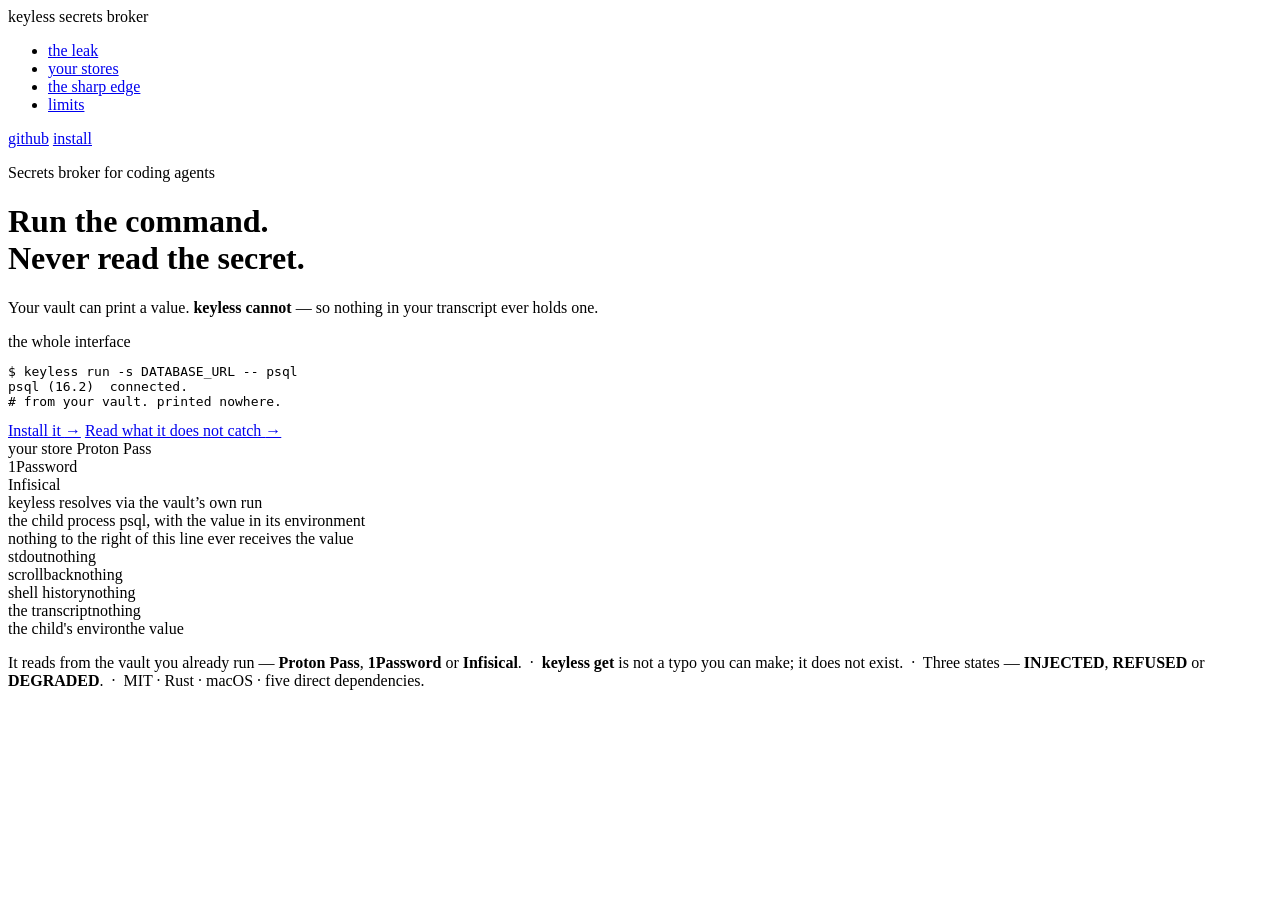
<file: site-src/hero.html>
</head>
<body>
<script>document.documentElement.className += " js";</script>

<nav>
  <div class="inner">
    <div class="wordmark">
      <span class="name">keyless</span>
      <span class="lbl tail">secrets broker</span>
    </div>
    <ul class="lbl">
      <li><a class="navlink" href="#leak">the leak</a></li>
      <li><a class="navlink" href="#stores">your stores</a></li>
      <li><a class="navlink" href="#degraded">the sharp edge</a></li>
      <li><a class="navlink" href="#limits">limits</a></li>
    </ul>
    <div class="actions">
      <a class="chip" href="https://github.com/nbstr/keyless" rel="noopener">github</a>
      <a class="chip" href="#install">install</a>
    </div>
  </div>
</nav>

<!-- =============================================================== HERO -->
<header class="hero">
  <div class="col">
    <p class="hero-eyebrow cascade d1">Secrets broker for coding agents</p>
    <!-- The non-breaking space keeps "the secret." together. Without it 390
         breaks after "the" and strands "secret." — the payload word — on a line
         of its own. It has no effect at any width where the line already fits. -->
    <h1 class="cascade d2">Run the command.<br>Never read the&nbsp;secret.</h1>
    <p class="sub cascade d3">
      Your vault can print a value. <b>keyless cannot</b> — so nothing in your transcript ever holds one.
    </p>

    <div class="hero-cmd-wrap cascade d4">
      <div class="term hero-cmd">
        <div class="termbar">
          <span class="pip"></span>
          <span class="lbl">the whole interface</span>
        </div>
        <div class="term-body">
<pre><span class="c">$</span> <span class="k">keyless run -s DATABASE_URL -- psql</span>
<span class="o">psql (16.2)</span>  <span class="g">connected.</span>
<span class="c"># from your vault. printed nowhere.</span></pre>
        </div>
      </div>
    </div>

    <div class="cta-row cascade d5">
      <a class="cta" href="#install">Install it <span class="arw">&rarr;</span></a>
      <a class="cta-alt" href="#limits">Read what it does not catch <span class="arw">&rarr;</span></a>
    </div>
  </div>

  <div class="slab cascade d6 gap-l">
    <div class="grid g1">
      <div class="pipe">
        <div class="stage is-store">
          <span class="st-l">your store</span>
          <span class="st-v">Proton Pass<br>1Password<br>Infisical</span>
        </div>
        <div class="wire w1"><span class="dot"></span></div>
        <div class="stage is-broker">
          <span class="st-l">keyless</span>
          <span class="st-v">resolves via the vault’s own run</span>
        </div>
        <div class="wire w2"><span class="dot"></span></div>
        <div class="stage is-child">
          <span class="st-l">the child process</span>
          <span class="st-v">psql, with the value in its environment</span>
        </div>
        <div class="wall"><i></i></div>
        <div class="pipe-cap"><span class="micro">nothing to the right of this line ever receives the value</span></div>
      </div>
    </div>
    <div class="ledger">
      <div><span class="ln">stdout</span><span class="lv">nothing</span></div>
      <div><span class="ln">scrollback</span><span class="lv">nothing</span></div>
      <div><span class="ln">shell history</span><span class="lv">nothing</span></div>
      <div><span class="ln">the transcript</span><span class="lv">nothing</span></div>
      <div class="held"><span class="ln">the child's environ</span><span class="lv">the value</span></div>
    </div>
  </div>

  <div class="col">
    <p class="caveat cascade d6">
      It reads from the vault you already run &mdash; <b>Proton Pass</b>, <b>1Password</b> or <b>Infisical</b>.
      &nbsp;&middot;&nbsp; <b>keyless get</b> is not a typo you can make; it does not exist.
      &nbsp;&middot;&nbsp; Three states — <b>INJECTED</b>, <b>REFUSED</b> or <b>DEGRADED</b>.
      &nbsp;&middot;&nbsp; MIT &middot; Rust &middot; macOS &middot; five direct dependencies.
    </p>
  </div>
</header>

<!-- ========================================================== THE LEAK -->
</file>
